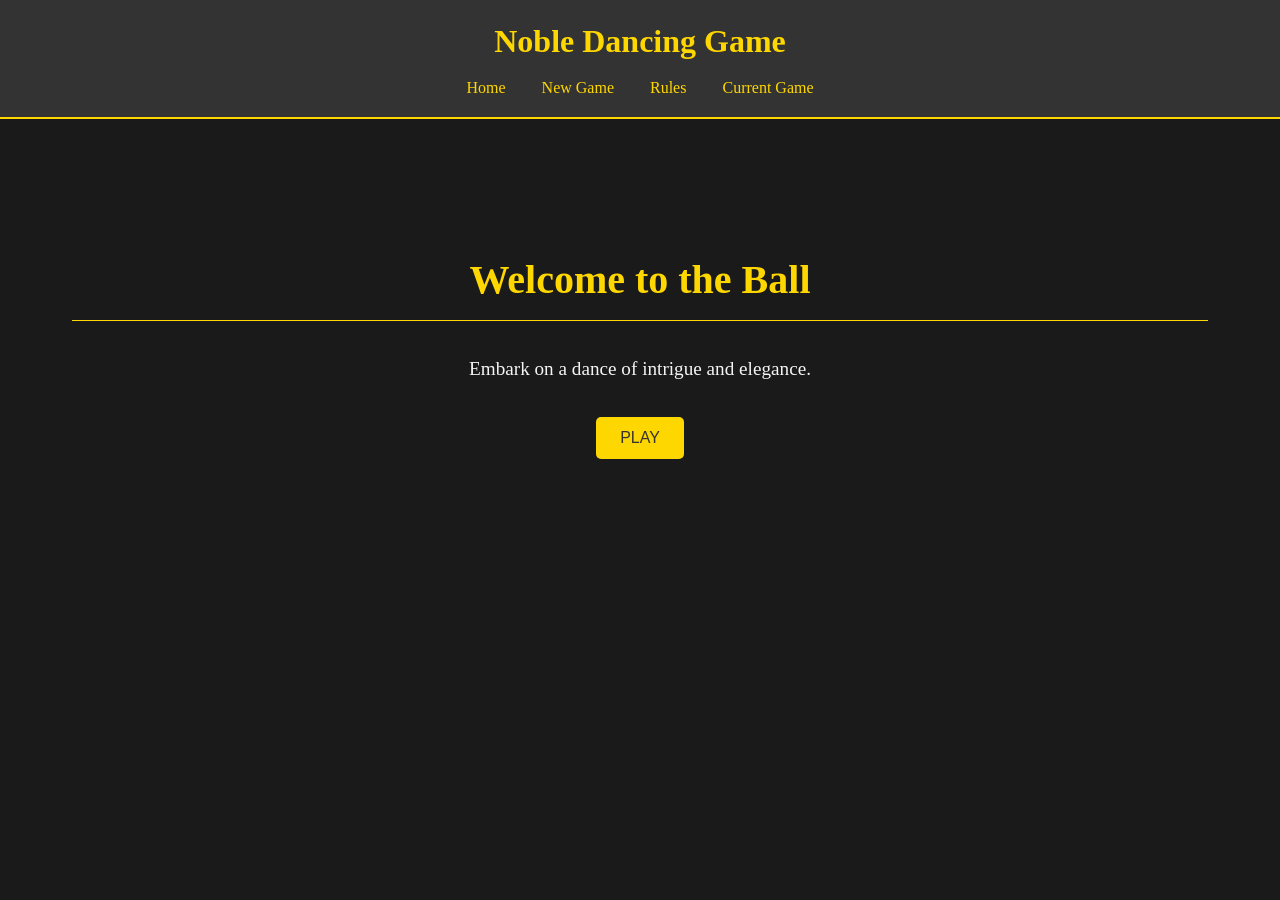
<file: index.html>
<!DOCTYPE html>
<html lang="en">
<head>
    <meta charset="UTF-8">
    <meta name="viewport" content="width=device-width, initial-scale=1.0">
    <title>Noble Dancing Game Companion</title>
    <link rel="stylesheet" href="css/style.css">
</head>
<body>
    <header>
        <h1>Noble Dancing Game</h1>
        <nav>
            <a href="index.html">Home</a>
            <a href="selection.html">New Game</a>
            <a href="rules.html">Rules</a>
            <a href="gameplay.html">Current Game</a>
        </nav>
    </header>
    <main>
        <div class="hero">
            <h2>Welcome to the Ball</h2>
            <p>Embark on a dance of intrigue and elegance.</p>
            <button id="play-btn">PLAY</button>
        </div>
    </main>
    <script src="js/data.js"></script>
    <script src="js/app.js"></script>
</body>
</html>
</file>
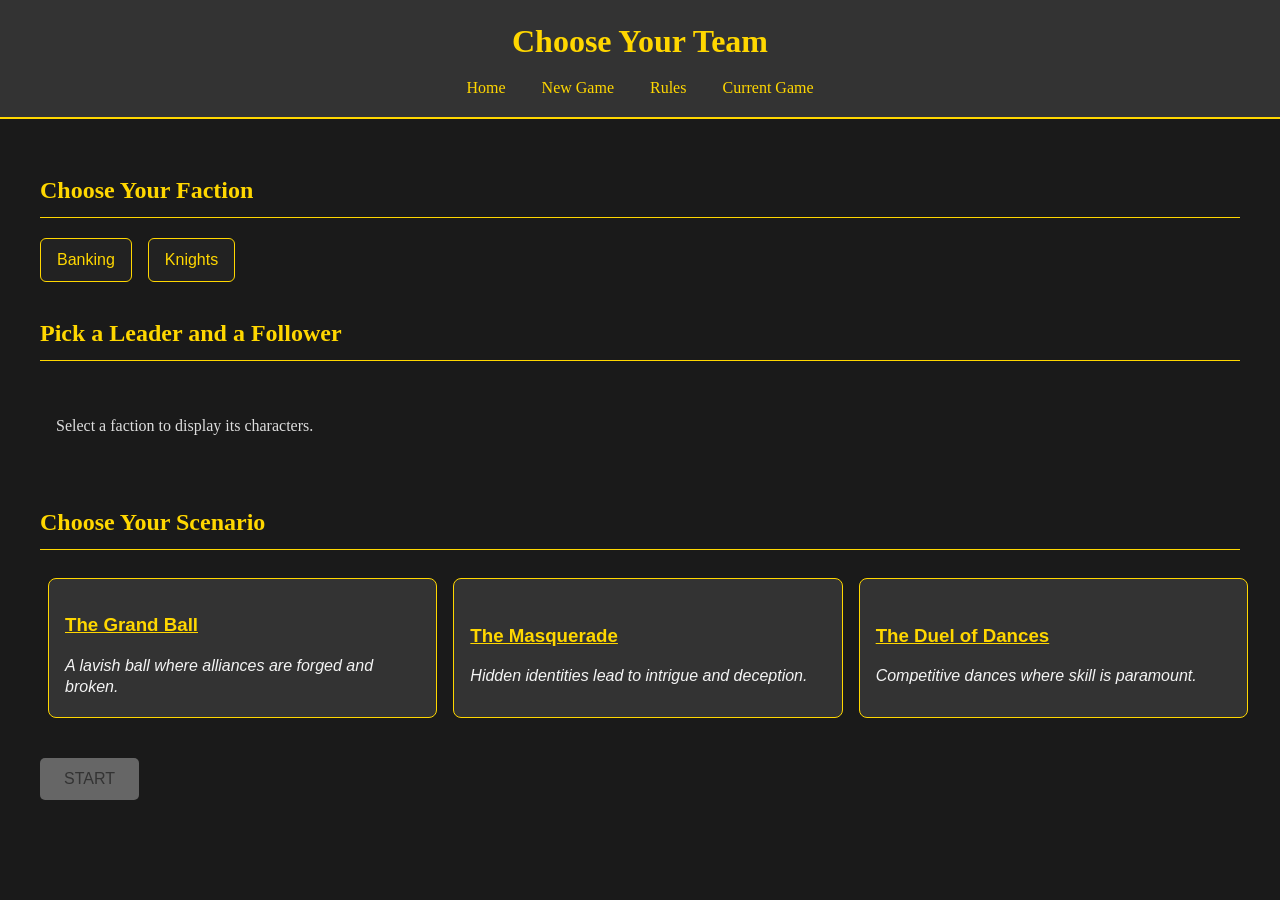
<file: gameplay.html>
<!DOCTYPE html>
<html lang="en">
<head>
    <meta charset="UTF-8">
    <meta name="viewport" content="width=device-width, initial-scale=1.0">
    <title>Gameplay</title>
    <link rel="stylesheet" href="css/style.css">
</head>
<body>
    <header>
        <h1>Current Game</h1>
        <nav>
            <a href="index.html">Home</a>
            <a href="selection.html">New Game</a>
            <a href="rules.html">Rules</a>
        </nav>
    </header>
    <main>
        <section id="top-round-bar">
            <div id="round-event" class="top-card">
                <h2>Round Event</h2>
                <div id="event-display">A new event will appear here.</div>
                <button id="generate-event">Generate Event</button>
            </div>
            <div id="round-info" class="top-card">
                <h2>Round Information</h2>
                <div id="current-round">Round 1</div>
                <div id="game-status"></div>
                <button id="next-round">Next Round</button>
            </div>
            <div id="trackers-card" class="top-card">
                <h2>Trackers</h2>
                <div class="tracker">
                    <label>Hand Size:</label>
                    <div class="tracker-controls">
                        <button class="adjust" data-target="hand-size" data-delta="-1">-</button>
                        <span id="hand-size">5</span>
                        <button class="adjust" data-target="hand-size" data-delta="1">+</button>
                    </div>
                </div>
                <div class="tracker">
                    <label>Draw Limit:</label>
                    <div class="tracker-controls">
                        <button class="adjust" data-target="draw-limit" data-delta="-1">-</button>
                        <span id="draw-limit">3</span>
                        <button class="adjust" data-target="draw-limit" data-delta="1">+</button>
                    </div>
                </div>
                <div class="tracker">
                    <label>Victory Points:</label>
                    <div class="tracker-controls">
                        <button class="adjust" data-target="victory-points" data-delta="-1">-</button>
                        <span id="victory-points">0</span>
                        <button class="adjust" data-target="victory-points" data-delta="1">+</button>
                    </div>
                </div>
            </div>
        </section>
        <div id="initiative-scenario-row">
            <section id="initiative">
                <h2>Initiative Order</h2>
                <div id="initiative-list">
                    <!-- Initiative will be displayed here -->
                </div>
                <button id="generate-initiative">Generate Initiative</button>
            </section>
            <section id="scenario-card">
                <h2>Scenario</h2>
                <div id="scenario-info">
                    <!-- Scenario details -->
                </div>
            </section>
        </div>
        <section id="agents">
            <h2>Your Agents</h2>
            <div id="agents-cards">
                <!-- Agent cards will be displayed here -->
            </div>
            <div class="agent-carousel-nav">
                <button id="agent-prev" aria-label="Previous agent">‹</button>
                <button id="agent-next" aria-label="Next agent">›</button>
            </div>
        </section>
        <section id="actions">
            <h2>Available Actions</h2>
            <ul id="actions-list">
                <!-- Actions will be listed here -->
            </ul>
        </section>
    </main>
    <div id="popup" class="popup">
        <div class="popup-content">
            <span class="close">&times;</span>
            <div id="popup-body"></div>
        </div>
    </div>
    <script src="js/data.js"></script>
    <script src="js/app.js"></script>
</body>
</html>
</file>
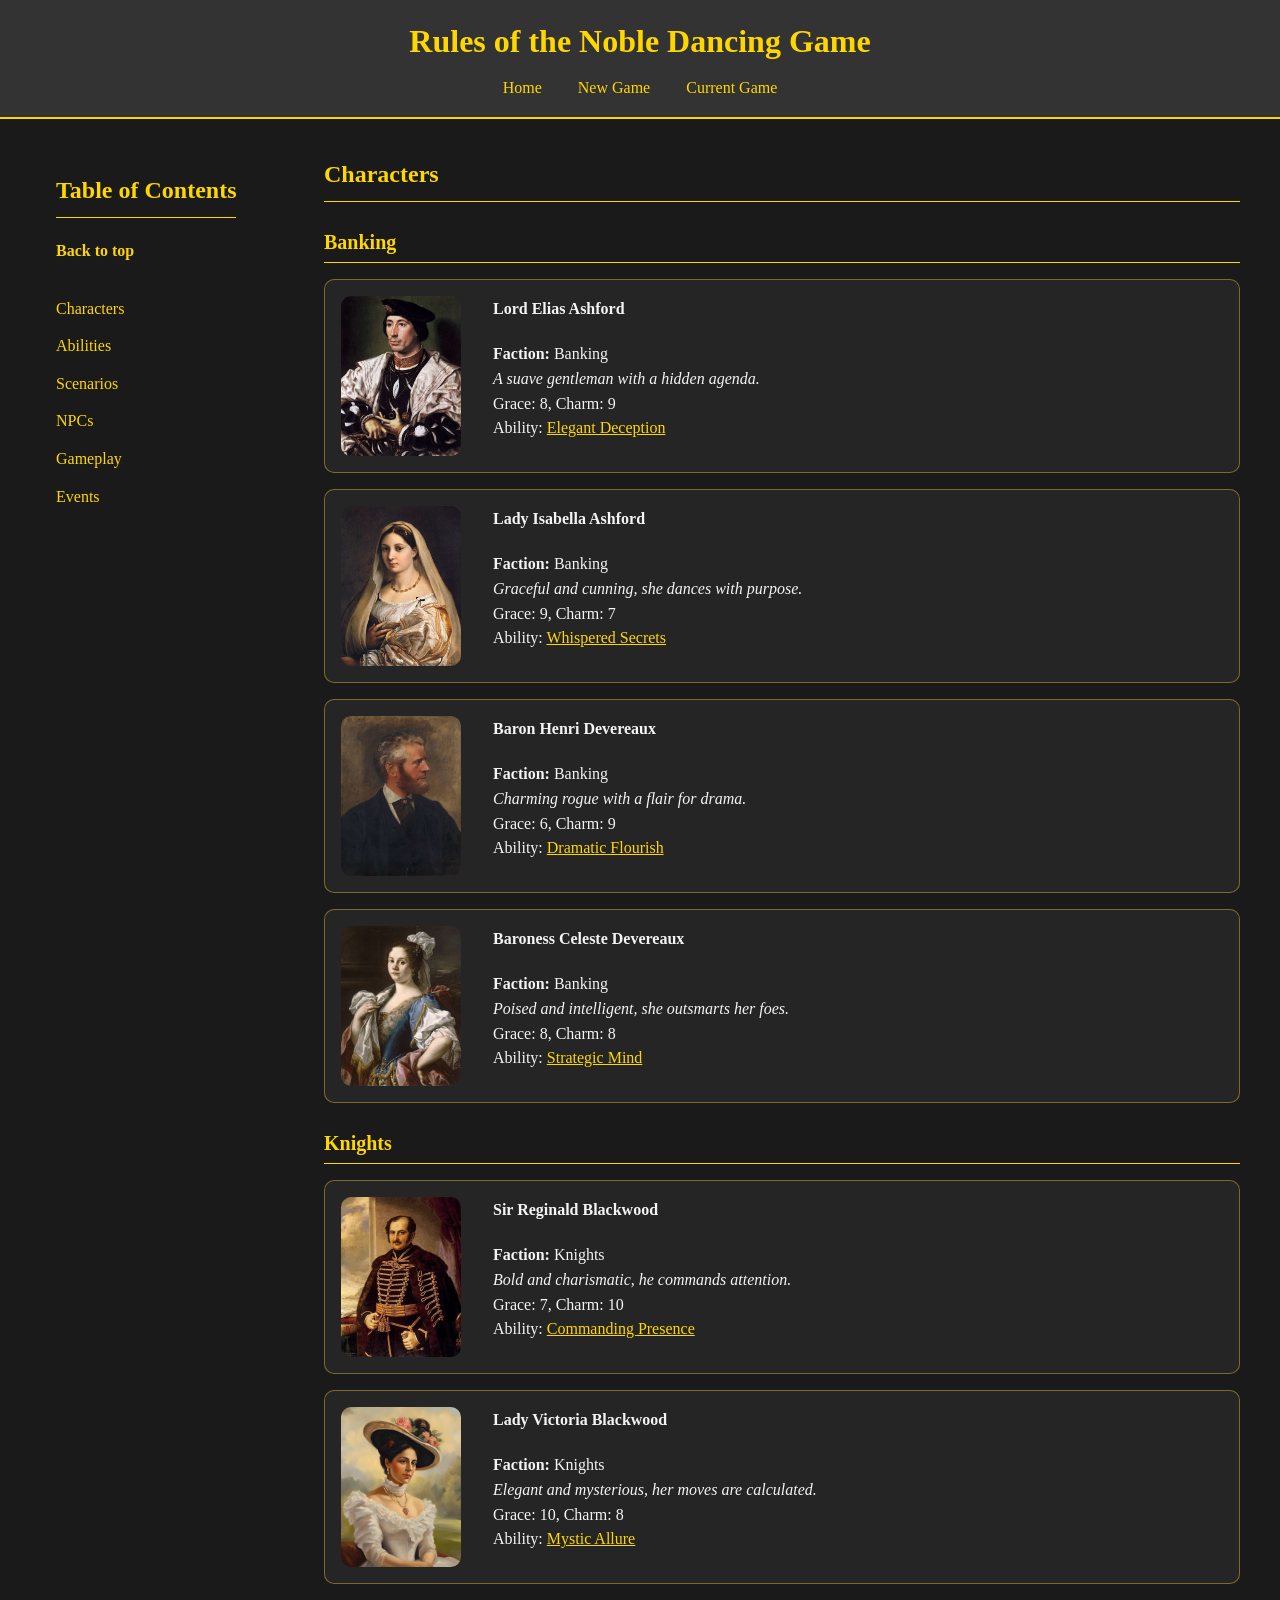
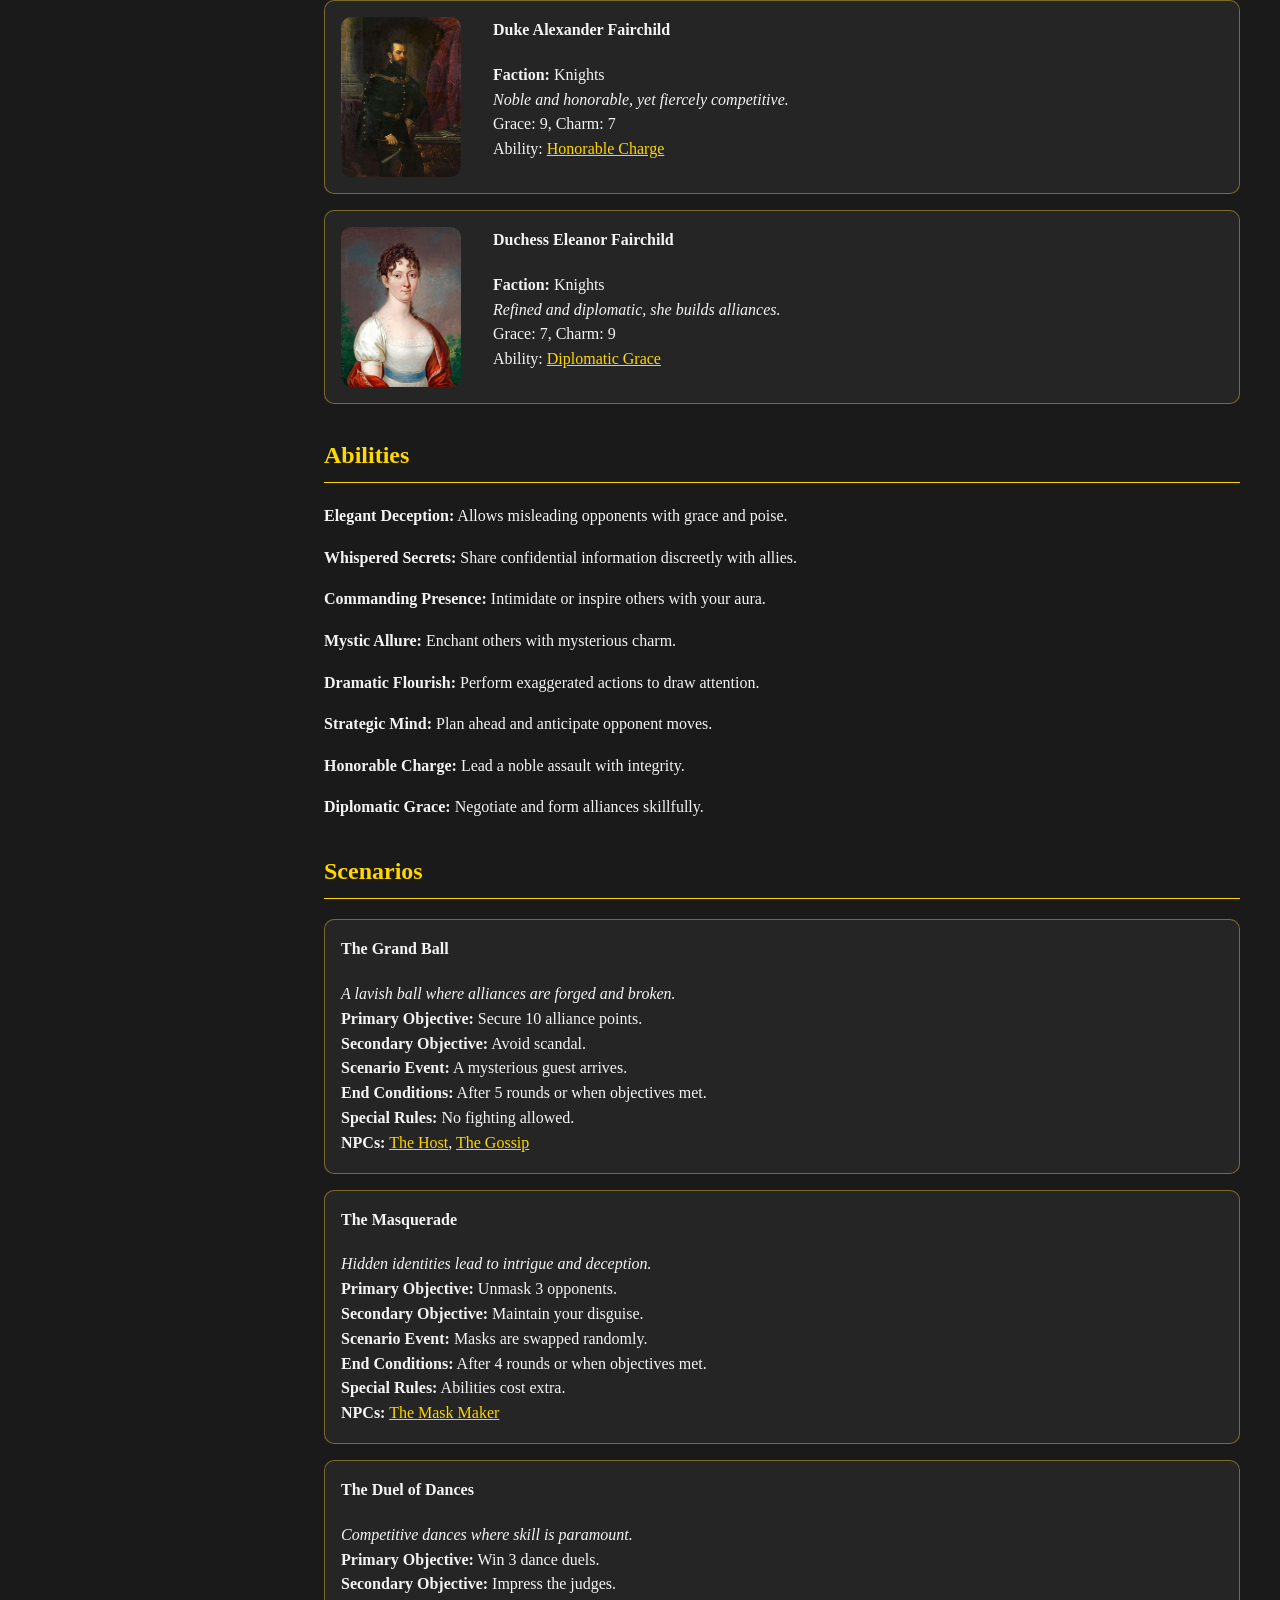
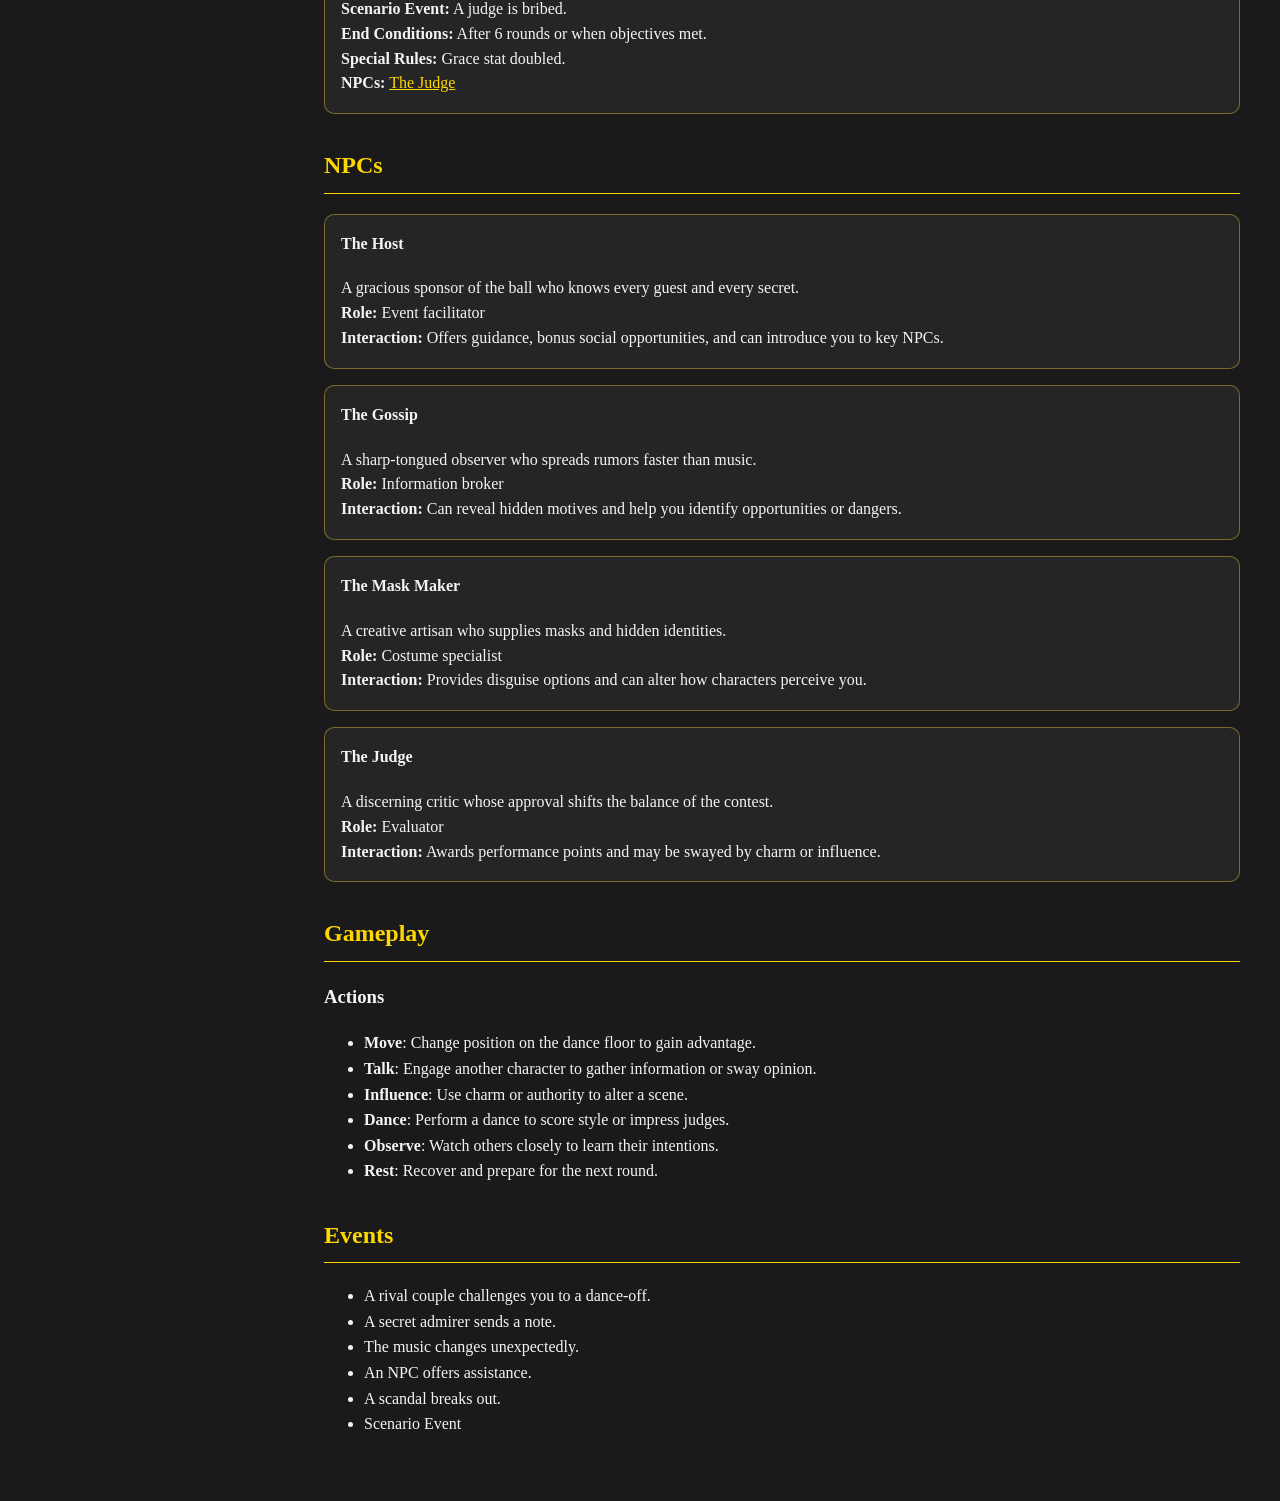
<file: rules.html>
<!DOCTYPE html>
<html lang="en">
<head>
    <meta charset="UTF-8">
    <meta name="viewport" content="width=device-width, initial-scale=1.0">
    <title>Rules</title>
    <link rel="stylesheet" href="css/style.css">
</head>
<body id="top" class="rules-page">
    <header>
        <h1>Rules of the Noble Dancing Game</h1>
        <nav>
            <a href="index.html">Home</a>
            <a href="selection.html">New Game</a>
            <a href="gameplay.html">Current Game</a>
        </nav>
    </header>
    <button id="toc-toggle" class="hamburger" aria-label="Open Table of Contents">☰</button>
    <main>
        <section id="toc">
            <div class="toc-header">
                <h2>Table of Contents</h2>
                <button id="toc-close" class="toc-close" aria-label="Close Table of Contents">✕</button>
            </div>
            <a class="top-link" href="#top">Back to top</a>
            <ul>
                <li><a href="#characters">Characters</a></li>
                <li><a href="#abilities">Abilities</a></li>
                <li><a href="#scenarios">Scenarios</a></li>
                <li><a href="#npcs">NPCs</a></li>
                <li><a href="#gameplay">Gameplay</a></li>
                <li><a href="#events">Events</a></li>
            </ul>
        </section>
        <div id="rules-content-wrapper">
            <section id="characters">
                <h2>Characters</h2>
                <div id="characters-content"></div>
            </section>
            <section id="abilities">
            <h2>Abilities</h2>
            <div id="abilities-content"></div>
        </section>
        <section id="scenarios">
            <h2>Scenarios</h2>
            <div id="scenarios-content"></div>
        </section>
        <section id="npcs">
            <h2>NPCs</h2>
            <div id="npcs-content"></div>
        </section>
        <section id="gameplay">
            <h2>Gameplay</h2>
            <div id="gameplay-content"></div>
        </section>
        <section id="events">
            <h2>Events</h2>
            <div id="events-content"></div>
        </section>
        </div>
    </main>
    <div id="popup" class="popup">
        <div class="popup-content">
            <span class="close">&times;</span>
            <div id="popup-body"></div>
        </div>
    </div>
    <script src="js/data.js"></script>
    <script src="js/app.js"></script>
</body>
</html>
</file>
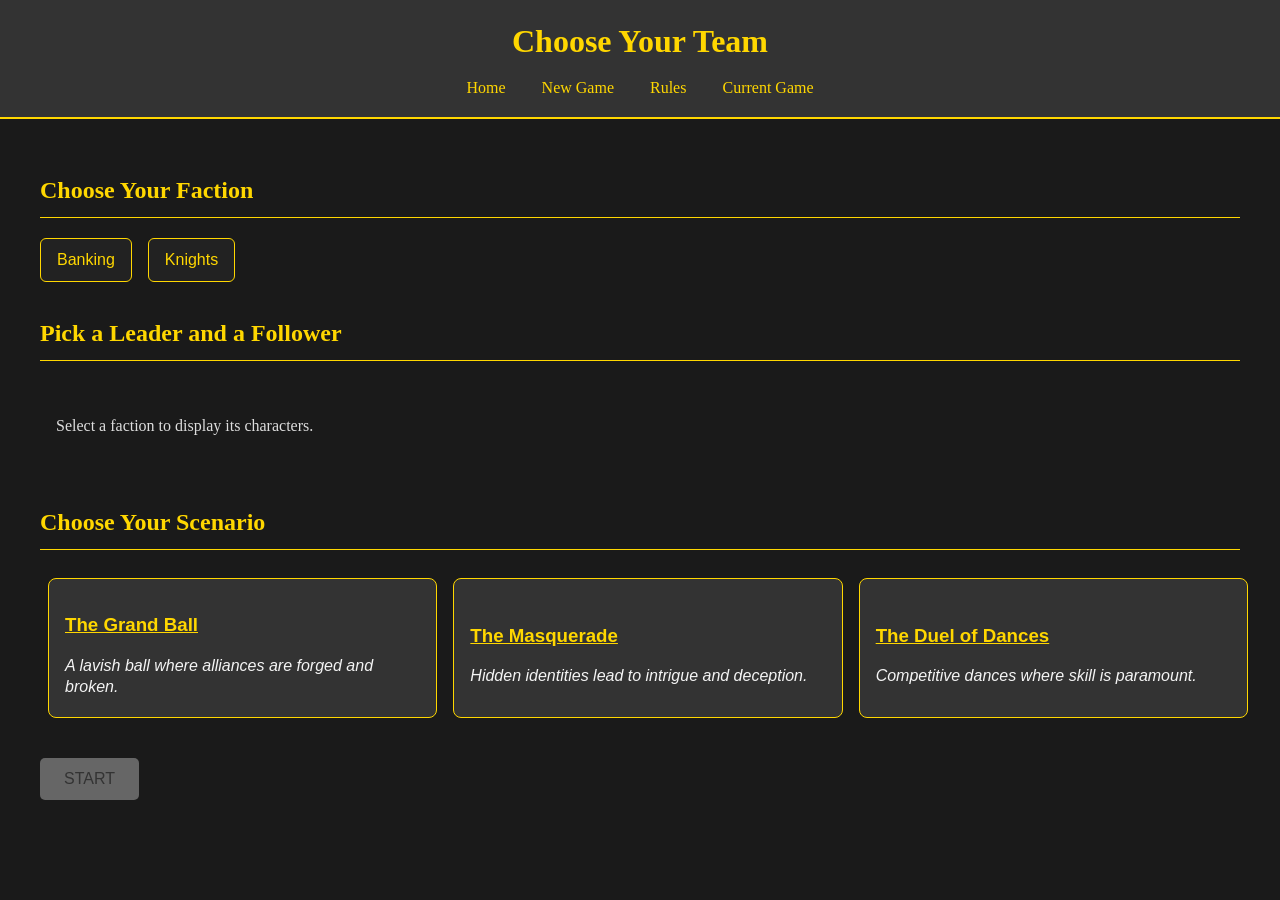
<file: selection.html>
<!DOCTYPE html>
<html lang="en">
<head>
    <meta charset="UTF-8">
    <meta name="viewport" content="width=device-width, initial-scale=1.0">
    <title>Select Team and Scenario</title>
    <link rel="stylesheet" href="css/style.css">
</head>
<body class="selection-page">
    <header>
        <h1>Choose Your Team</h1>
        <nav>
            <a href="index.html">Home</a>
            <a href="selection.html">New Game</a>
            <a href="rules.html">Rules</a>
            <a href="gameplay.html">Current Game</a>
        </nav>
    </header>
    <main>
        <section id="faction-selection">
            <h2>Choose Your Faction</h2>
            <div id="faction-list" class="faction-list">
                <button type="button" class="faction-button" data-faction="Banking">Banking</button>
                <button type="button" class="faction-button" data-faction="Knights">Knights</button>
            </div>
        </section>
        <section id="character-selection">
            <h2>Pick a Leader and a Follower</h2>
            <div id="character-list" class="character-grid">
                <p class="faction-prompt">Select a faction to display its characters.</p>
            </div>
        </section>
        <section id="scenario-selection">
            <h2>Choose Your Scenario</h2>
            <div id="scenarios-list">
                <!-- Scenarios will be populated by JS -->
            </div>
        </section>
        <button id="start-btn" disabled>START</button>
    </main>
    <div id="popup" class="popup">
        <div class="popup-content">
            <span class="close">&times;</span>
            <div id="popup-body"></div>
        </div>
    </div>
    <script src="js/data.js"></script>
    <script src="js/app.js"></script>
</body>
</html>
</file>
<file: css/style.css>
/* Noble Dancing Game Styles */
body {
    font-family: 'Times New Roman', serif;
    background-color: #1a1a1a;
    color: #f4f4f4;
    margin: 0;
    padding: 0;
    line-height: 1.6;
}

header {
    background-color: #333;
    padding: 1rem;
    text-align: center;
    border-bottom: 2px solid gold;
}

header h1 {
    margin: 0;
    color: gold;
}

nav {
    margin-top: 0.5rem;
}

nav a {
    color: gold;
    text-decoration: none;
    margin: 0 1rem;
}

nav a:hover {
    text-decoration: underline;
}

.top-link {
    display: inline-block;
    margin-bottom: 1rem;
    color: gold;
    text-decoration: none;
    font-weight: bold;
}

.top-link:hover {
    text-decoration: underline;
}

main {
    max-width: 1200px;
    margin: 0 auto;
    padding: 2rem;
}

#top-round-bar {
    display: flex;
    gap: 1rem;
    flex-wrap: wrap;
    margin-bottom: 2rem;
}

#top-round-bar .top-card {
    flex: 1 1 320px;
    background-color: #333;
    border: 1px solid gold;
    border-radius: 10px;
    padding: 1rem;
}

.hero {
    text-align: center;
    padding: 4rem 2rem;
}

.hero h2 {
    font-size: 2.5rem;
    color: gold;
}

.hero p {
    font-size: 1.2rem;
    margin-bottom: 2rem;
    .tracker {
        flex-direction: row;
        flex-wrap: nowrap;
        align-items: center;
    }
    .tracker label {
        width: auto;
        flex: 0 0 auto;
    }
    #agents-cards {
        overflow-x: auto;
        -webkit-overflow-scrolling: touch;
    }
}

button {
    background-color: gold;
    color: #333;
    border: none;
    padding: 0.75rem 1.5rem;
    font-size: 1rem;
    cursor: pointer;
    border-radius: 5px;
    transition: background-color 0.3s;
}

button:hover {
    background-color: #d4af37;
}

button:disabled {
    background-color: #666;
    cursor: not-allowed;
}

section {
    margin-bottom: 2rem;
}

h2 {
    color: gold;
    border-bottom: 1px solid gold;
    padding-bottom: 0.5rem;
}

.card {
    background-color: #333;
    border: 1px solid gold;
    border-radius: 8px;
    padding: 1rem;
    margin: 0.5rem;
    cursor: pointer;
    transition: transform 0.2s;
}

.faction-list {
    display: flex;
    gap: 1rem;
    flex-wrap: wrap;
}

.faction-button {
    background-color: #222;
    border: 1px solid gold;
    color: gold;
    padding: 0.75rem 1rem;
    border-radius: 6px;
    cursor: pointer;
}

.faction-button.selected,
.faction-button:hover {
    background-color: gold;
    color: #111;
}

.agents-page .faction-prompt,
.faction-prompt {
    color: #ddd;
    padding: 1rem;
}

#scenarios-list {
    display: grid;
    gap: 1rem;
    grid-template-columns: repeat(auto-fit, minmax(280px, 1fr));
}

.scenario-card {
    text-align: left;
    width: 100%;
    background-color: #333;
    border: 1px solid gold;
    color: #f4f4f4;
    padding: 1rem;
    cursor: pointer;
}

.scenario-card:hover,
.scenario-card.selected {
    background-color: #444;
}

.scenario-card h3,
.scenario-card p {
    color: #f4f4f4;
}

.scenario-card .clickable {
    color: gold;
}

#rules-content-wrapper {
    flex: 1 1 0;
    min-width: 0;
}

body.rules-page main {
    display: flex;
    flex-wrap: wrap;
    gap: 2rem;
    align-items: flex-start;
}

body.rules-page #toc {
    flex: 0 0 220px;
    position: sticky;
    top: 1rem;
    max-height: calc(100vh - 2rem);
    overflow: auto;
    padding: 1rem;
}

body.rules-page #toc ul {
    list-style: none;
    padding: 0;
}

body.rules-page #toc li {
    margin-bottom: 0.75rem;
}

body.rules-page #toc a {
    color: gold;
    text-decoration: none;
}

body.rules-page #toc a:hover {
    text-decoration: underline;
}

.card p,
.rule-card p {
    margin: 0.2rem 0;
    line-height: 1.35;
}

.character-grid {
    display: grid;
    gap: 1rem;
    grid-template-columns: repeat(auto-fit, minmax(280px, 1fr));
}

.role-picker {
    margin-top: 0.75rem;
}

.role-picker label {
    margin-right: 0.5rem;
}

.role-select {
    width: 100%;
    max-width: 180px;
    margin-top: 0.25rem;
}

.card.leader {
    border-color: #4ecdc4;
}

.card.follower {
    border-color: #ff6b6b;
}

.card img,
.rule-card img {
    width: 120px;
    height: auto;
    border-radius: 10px;
    object-fit: cover;
    margin-right: 1rem;
}

.card-details {
    display: flex;
    flex-direction: column;
}

.card:hover {
    transform: none;
}

.flavor-text {
    font-style: italic;
}

.role-selection {
    display: flex;
    gap: 1rem;
    flex-wrap: wrap;
}

.role-selection > div {
    flex: 1 1 300px;
}

#scenarios-list {
    display: grid;
    gap: 1rem;
    grid-template-columns: repeat(auto-fit, minmax(280px, 1fr));
}

.scenario-card {
    text-align: left;
    width: 100%;
}

.card-content {
    display: block;
}

.card.selected {
    border-color: #d4af37;
    background-color: #444;
}

.card.disabled {
    opacity: 0.45;
    cursor: not-allowed;
    pointer-events: none;
}

.rule-card {
    background-color: rgba(255, 255, 255, 0.05);
    border: 1px solid rgba(212, 175, 55, 0.5);
    border-radius: 10px;
    padding: 1rem;
    margin: 1rem 0;
}

.rule-card h4 {
    margin-top: 0;
}

.faction-subheader {
    margin: 1.5rem 0 0.75rem;
    color: gold;
    border-bottom: 1px solid gold;
    padding-bottom: 0.25rem;
    font-size: 1.25rem;
}

.tracker {
    display: flex;
    align-items: center;
    margin: 0.5rem 0;
    gap: 0.5rem;
    flex-wrap: nowrap;
    justify-content: space-between;
}

.tracker label {
    width: 120px;
}

.tracker span {
    margin: 0 1rem;
    font-weight: bold;
}

.tracker-controls {
    display: flex;
    align-items: center;
    gap: 0.5rem;
}

.adjust {
    width: 30px;
    height: 30px;
    font-size: 1.2rem;
}

#actions-list {
    list-style: none;
    padding: 0;
    display: flex;
    flex-wrap: nowrap;
    gap: 0.75rem;
    overflow-x: auto;
}

#actions-list li {
    background-color: #333;
    padding: 0.75rem 1rem;
    border-left: 4px solid gold;
    flex: 0 0 auto;
    display: inline-flex;
    align-items: center;
}

#actions-list li:not(:last-child) {
    margin: 0;
}

#initiative-scenario-row {
    display: flex;
    gap: 1rem;
    flex-wrap: wrap;
    align-items: flex-start;
}

/* Agents cards row layout */
#agents-cards {
    display: flex;
    gap: 1rem;
    flex-wrap: wrap;
    align-items: stretch;
}

#agents-cards .card {
    display: flex;
    flex: 1 1 260px;
    flex-direction: column;
    align-items: stretch;
    padding: 0.75rem;
}

#agents-cards .card .agent-card-inner {
    flex: 1 1 auto;
}

.agent-carousel-nav {
    display: none;
    justify-content: center;
    gap: 1rem;
    margin-top: 1rem;
}

.agent-carousel-nav button {
    background: gold;
    border: none;
    color: #111;
    padding: 0.75rem 1rem;
    font-size: 1.2rem;
    border-radius: 6px;
    cursor: pointer;
}

#agents-cards .agent-card-image {
    width: 120px;
    height: auto;
    flex: 0 0 120px;
}

#initiative,
#scenario-card {
    flex: 1 1 360px;
    min-width: 280px;
}

#initiative {
    min-height: 420px;
}

#initiative button {
    margin-top: 2rem;
}

#scenario-card {
    max-width: 540px;
}

.agent-card-inner {
    display: flex;
    flex-direction: row;
    align-items: flex-start;
    gap: 1rem;
}

.selection-page .agent-card-inner {
    flex-direction: column;
    align-items: center;
    text-align: center;
}

.selection-page .agent-card-image {
    width: 100%;
    max-width: 240px;
    height: auto;
    margin: 0 auto;
}

.character-grid .role-picker {
    width: 100%;
    display: flex;
    justify-content: center;
    gap: 0.5rem;
    flex-wrap: wrap;
}

.tracker {
    display: flex;
    align-items: center;
    gap: 0.75rem;
}

#top-round-bar {
    display: flex;
    gap: 1rem;
    flex-wrap: wrap;
    margin-bottom: 2rem;
}

#top-round-bar .top-card {
    flex: 1 1 320px;
    background-color: #333;
    border: 1px solid gold;
    border-radius: 10px;
    padding: 1rem;
}

#round-event button,
#round-info button {
    margin-top: 1rem;
}

.toc-header {
    display: flex;
    justify-content: space-between;
    align-items: center;
    gap: 1rem;
}

.hamburger {
    display: none;
    background: gold;
    border: none;
    color: #111;
    font-size: 1.2rem;
    padding: 0.5rem 0.75rem;
    border-radius: 6px;
    cursor: pointer;
}

body.rules-page main {
    padding-top: 1rem;
}

.rules-page #toc-toggle {
    display: none;
    position: absolute; /* will be positioned above the Characters heading via JS */
    z-index: 200;
    background: gold;
    border: none;
    color: #111;
    font-size: 1.2rem;
    padding: 0.5rem 0.75rem;
    border-radius: 6px;
    cursor: pointer;
}
.rules-page #toc-close {
    display: none;
    background: transparent;
    border: none;
    color: gold;
    font-size: 1.5rem;
    padding: 0;
    cursor: pointer;
}

body.toc-open #toc-toggle {
    display: none;
}

body.toc-open #toc-close {
    display: inline-block;
}
.rules-page #toc-toggle.fixed {
    position: fixed !important;
    top: 0.75rem !important;
    left: 0.75rem !important;
}

@media (max-width: 768px) {
    main {
        padding: 1rem;
    }
    .rules-page #toc-toggle {
        display: inline-block;
    }
    .hero {
        padding: 2rem 1rem;
    }
    .tracker {
        flex-direction: row;
        flex-wrap: wrap;
        align-items: center;
    }
    .agent-carousel-nav {
        display: flex;
    }
    #agents-cards {
        overflow-x: auto;
        -webkit-overflow-scrolling: touch;
        scroll-snap-type: x mandatory;
        flex-wrap: nowrap;
    }
    #agents-cards .card {
        flex: 0 0 85%;
        min-width: 260px;
        max-width: 340px;
        scroll-snap-align: start;
    }
    #initiative-scenario-row {
        flex-direction: column;
    }
    #initiative {
        width: 100%;
        max-height: none;
        overflow: visible;
    }
    body.rules-page main {
        flex-direction: column;
    }
    body.rules-page #toc {
        position: fixed;
        top: 0;
        left: -100%;
        width: 260px;
        height: 100vh;
        z-index: 20;
        overflow-y: auto;
        transition: left 0.25s ease-in-out;
        background-color: #222;
    }
    body.rules-page #toc.open {
        left: 0;
    }
    body.rules-page #toc ul {
        padding-left: 0;
    }
    body.rules-page .hamburger {
        display: inline-block;
    }
    body.rules-page #rules-content-wrapper {
        min-width: 0;
    }
}

/* Small-phone overrides: button sizing and horizontal agent scrolling */
@media (max-width: 420px) {
    .adjust {
        width: 30px;
        height: 30px;
        font-size: 0.95rem;
        padding: 0;
    }
    .tracker label {
        width: auto;
        font-size: 0.95rem;
        margin-right: 0.25rem;
    }
    .tracker span {
        min-width: 36px;
        text-align: center;
        font-weight: bold;
    }
    #agents-cards {
        display: flex;
        gap: 0.75rem;
        overflow-x: auto;
        -webkit-overflow-scrolling: touch;
        padding-bottom: 0.5rem;
        scroll-snap-type: x mandatory;
    }
    #agents-cards .card {
        flex: 0 0 85%;
        min-width: 260px;
        max-width: 320px;
        scroll-snap-align: start;
    }
    #agents-cards .agent-card-image {
        width: 96px;
        flex: 0 0 96px;
        margin-right: 0.5rem;
    }
    #initiative {
        width: 100%;
        max-height: none;
        overflow: visible;
    }
}

.popup {
    display: none;
    position: fixed;
    z-index: 1;
    left: 0;
    top: 0;
    width: 100%;
    height: 100%;
    overflow: auto;
    background-color: rgba(0,0,0,0.8);
}

.popup-content {
    background-color: #333;
    margin: 15% auto;
    padding: 20px;
    border: 1px solid gold;
    width: 80%;
    max-width: 600px;
    border-radius: 8px;
}

.close {
    color: gold;
    float: right;
    font-size: 28px;
    font-weight: bold;
    cursor: pointer;
}

.close:hover {
    color: #d4af37;
}

/* Clickable spans */
.clickable {
    color: gold;
    text-decoration: underline;
    cursor: pointer;
}

.clickable:hover {
    color: #d4af37;
}

/* Responsive */
@media (max-width: 768px) {
    main {
        padding: 1rem;
    }
    .hero {
        padding: 2rem 1rem;
    }
    .tracker {
        flex-direction: row;
        align-items: center;
    }
}
</file>
